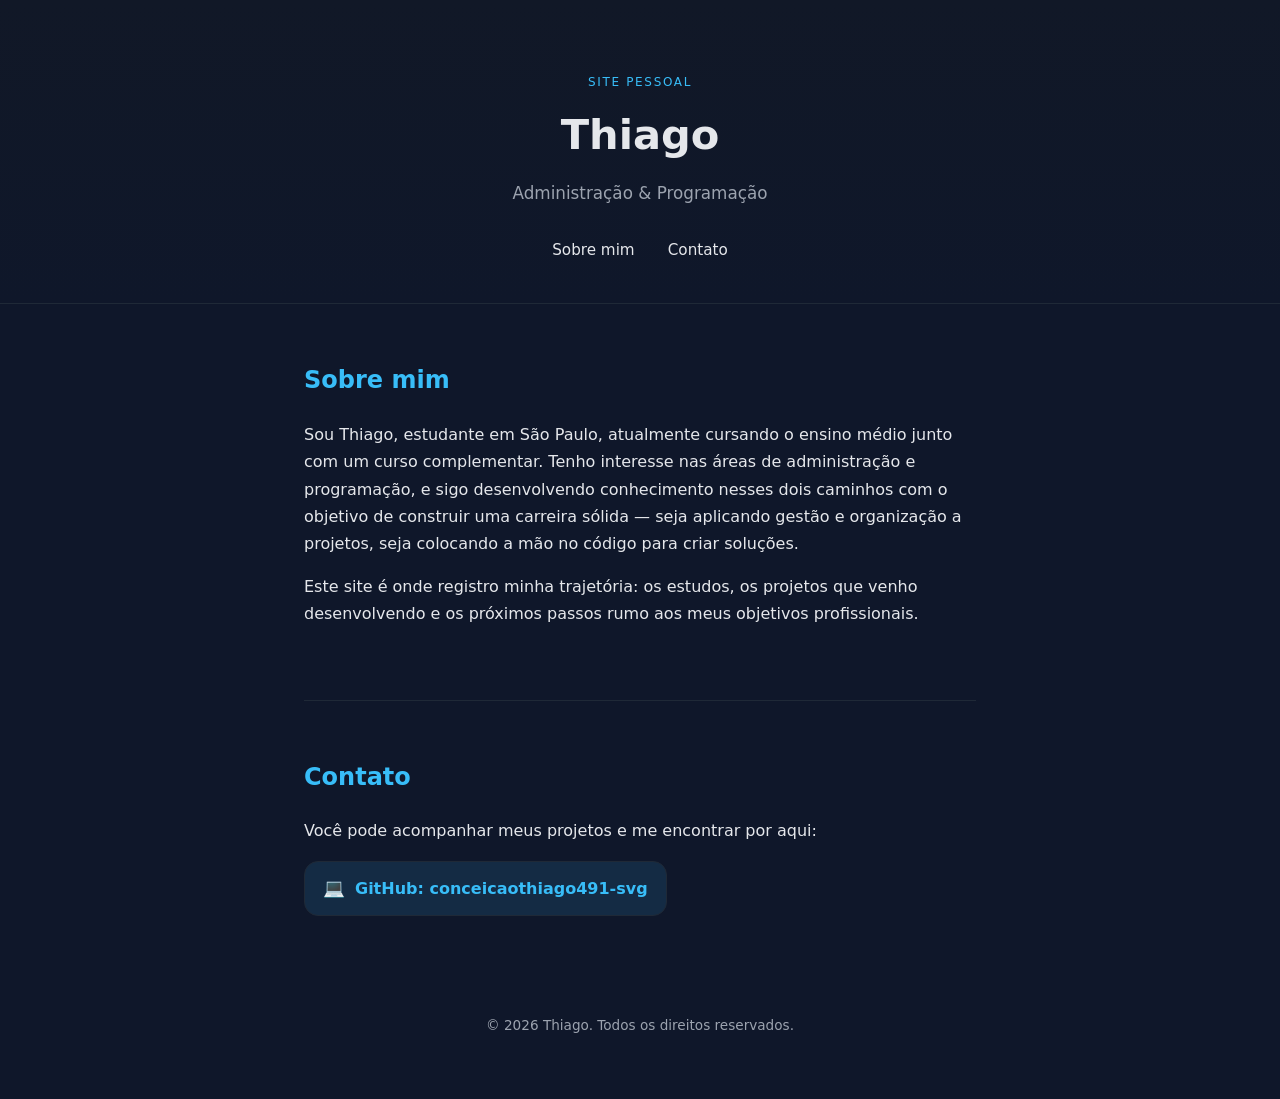
<file: index.html>
<!DOCTYPE html>
<html lang="pt-BR">
<head>
  <meta charset="UTF-8">
  <meta name="viewport" content="width=device-width, initial-scale=1.0">
  <title>Thiago | Site Pessoal</title>
  <link rel="stylesheet" href="style.css">
</head>
<body>

  <header class="hero">
    <div class="container">
      <p class="eyebrow">Site Pessoal</p>
      <h1>Thiago</h1>
      <p class="subtitle">Administração &amp; Programação</p>
      <nav class="nav">
        <a href="#sobre">Sobre mim</a>
        <a href="#contato">Contato</a>
      </nav>
    </div>
  </header>

  <main class="container">

    <section id="sobre" class="section">
      <h2>Sobre mim</h2>
      <p>
        Sou Thiago, estudante em São Paulo, atualmente cursando o ensino médio
        junto com um curso complementar. Tenho interesse nas áreas de
        administração e programação, e sigo desenvolvendo conhecimento nesses
        dois caminhos com o objetivo de construir uma carreira sólida — seja
        aplicando gestão e organização a projetos, seja colocando a mão no
        código para criar soluções.
      </p>
      <p>
        Este site é onde registro minha trajetória: os estudos, os projetos
        que venho desenvolvendo e os próximos passos rumo aos meus objetivos
        profissionais.
      </p>
    </section>

    <section id="contato" class="section">
      <h2>Contato</h2>
      <p>Você pode acompanhar meus projetos e me encontrar por aqui:</p>
      <a class="contact-link" href="https://github.com/conceicaothiago491-svg" target="_blank" rel="noopener noreferrer">
        <span class="icon">&#128187;</span> GitHub: conceicaothiago491-svg
      </a>
    </section>

  </main>

  <footer class="footer">
    <div class="container">
      <p>&copy; <span id="year"></span> Thiago. Todos os direitos reservados.</p>
    </div>
  </footer>

  <script>
    document.getElementById('year').textContent = new Date().getFullYear();
  </script>

</body>
</html>
</file>
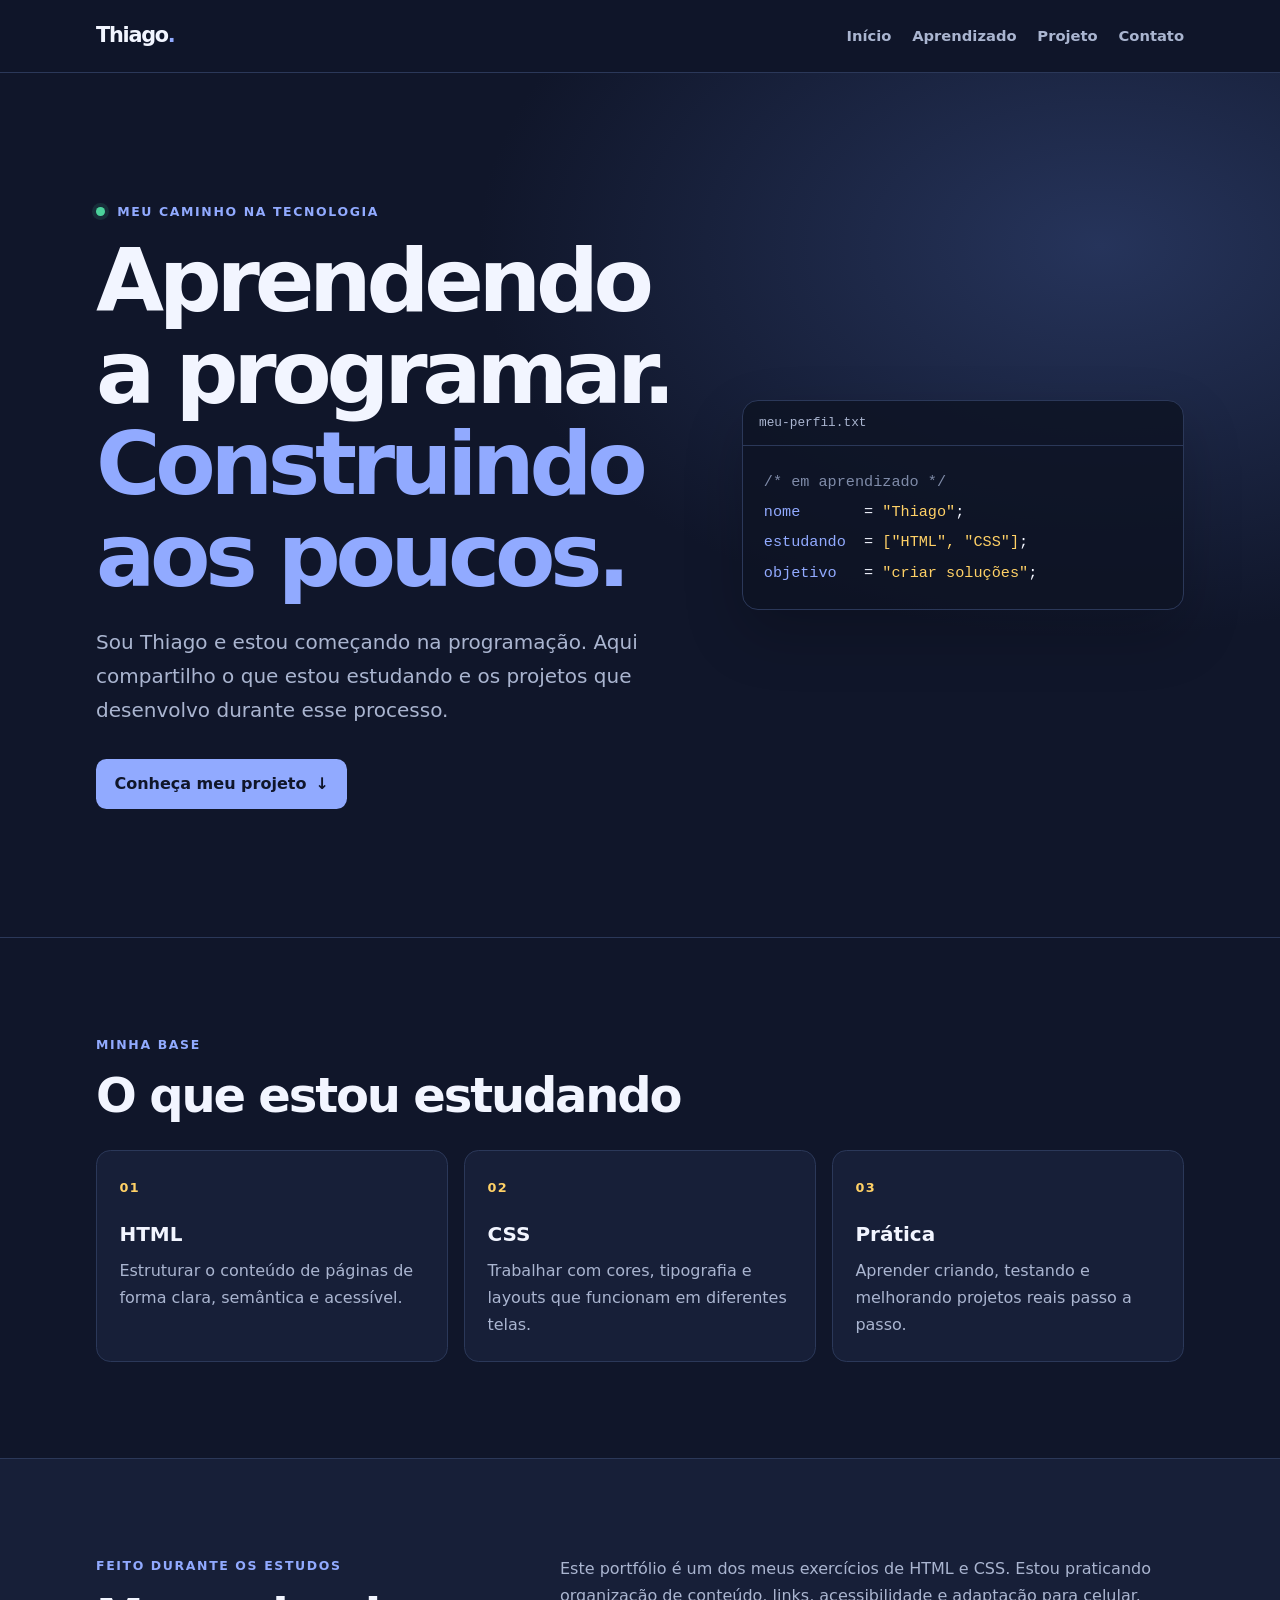
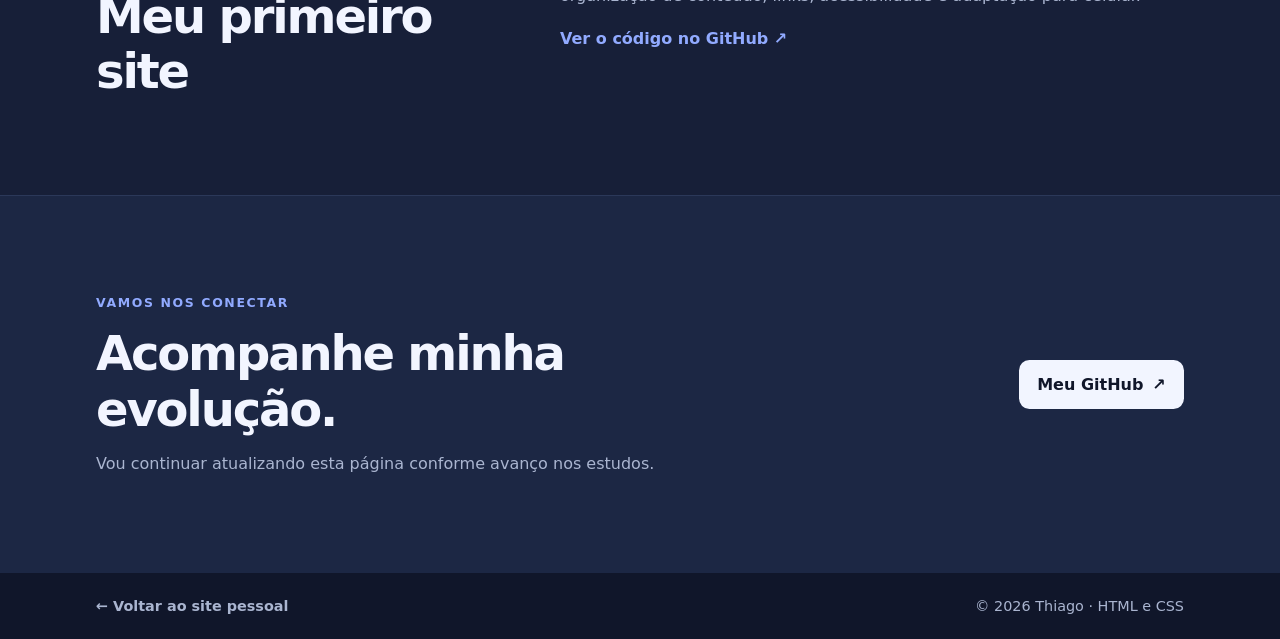
<file: programacao/index.html>
<!doctype html>
<html lang="pt-BR">
<head>
  <meta charset="utf-8">
  <meta name="viewport" content="width=device-width, initial-scale=1">
  <meta name="description" content="Portfólio de programação do Thiago: estudos de HTML, CSS e projetos em desenvolvimento.">
  <meta name="theme-color" content="#10162a">
  <title>Programação | Thiago</title>
  <link rel="stylesheet" href="style.css">
</head>
<body>
  <a class="skip-link" href="#conteudo">Pular para o conteúdo</a>
  <header class="site-header">
    <div class="container header-inner">
      <a class="brand" href="../index.html" aria-label="Voltar ao site pessoal de Thiago">Thiago<span>.</span></a>
      <nav aria-label="Navegação principal">
        <a href="../index.html">Início</a><a href="#aprendizado">Aprendizado</a><a href="#projeto">Projeto</a><a href="#contato">Contato</a>
      </nav>
    </div>
  </header>
  <main id="conteudo">
    <section class="hero" aria-labelledby="titulo-principal">
      <div class="container hero-grid">
        <div>
          <p class="eyebrow"><span class="status" aria-hidden="true"></span> Meu caminho na tecnologia</p>
          <h1 id="titulo-principal">Aprendendo a programar. <span>Construindo aos poucos.</span></h1>
          <p class="intro">Sou Thiago e estou começando na programação. Aqui compartilho o que estou estudando e os projetos que desenvolvo durante esse processo.</p>
          <a class="button" href="#projeto">Conheça meu projeto <span aria-hidden="true">↓</span></a>
        </div>
        <div class="code-card" aria-label="Resumo dos meus estudos">
          <p class="code-caption">meu-perfil.txt</p>
          <pre><code><span class="code-comment">/* em aprendizado */</span>
<span class="code-key">nome</span>       = <span class="code-value">"Thiago"</span>;
<span class="code-key">estudando</span>  = <span class="code-value">["HTML", "CSS"]</span>;
<span class="code-key">objetivo</span>   = <span class="code-value">"criar soluções"</span>;</code></pre>
        </div>
      </div>
    </section>
    <section class="section" id="aprendizado" aria-labelledby="aprendizado-titulo">
      <div class="container">
        <p class="eyebrow">Minha base</p><h2 id="aprendizado-titulo">O que estou estudando</h2>
        <div class="cards">
          <article class="card"><span class="number" aria-hidden="true">01</span><h3>HTML</h3><p>Estruturar o conteúdo de páginas de forma clara, semântica e acessível.</p></article>
          <article class="card"><span class="number" aria-hidden="true">02</span><h3>CSS</h3><p>Trabalhar com cores, tipografia e layouts que funcionam em diferentes telas.</p></article>
          <article class="card"><span class="number" aria-hidden="true">03</span><h3>Prática</h3><p>Aprender criando, testando e melhorando projetos reais passo a passo.</p></article>
        </div>
      </div>
    </section>
    <section class="section section-alt" id="projeto" aria-labelledby="projeto-titulo">
      <div class="container project-layout">
        <div><p class="eyebrow">Feito durante os estudos</p><h2 id="projeto-titulo">Meu primeiro site</h2></div>
        <div class="project-info"><p>Este portfólio é um dos meus exercícios de HTML e CSS. Estou praticando organização de conteúdo, links, acessibilidade e adaptação para celular.</p><a class="text-link" href="https://github.com/conceicaothiago491-svg/Thiago" target="_blank" rel="noopener noreferrer">Ver o código no GitHub <span aria-hidden="true">↗</span></a></div>
      </div>
    </section>
    <section class="section contact" id="contato" aria-labelledby="contato-titulo">
      <div class="container contact-inner"><div><p class="eyebrow">Vamos nos conectar</p><h2 id="contato-titulo">Acompanhe minha evolução.</h2><p>Vou continuar atualizando esta página conforme avanço nos estudos.</p></div><a class="button button-light" href="https://github.com/conceicaothiago491-svg" target="_blank" rel="noopener noreferrer">Meu GitHub <span aria-hidden="true">↗</span></a></div>
    </section>
  </main>
  <footer class="footer"><div class="container footer-inner"><a href="../index.html">← Voltar ao site pessoal</a><p>© <span id="year">2026</span> Thiago · HTML e CSS</p></div></footer>
  <script>document.getElementById('year').textContent = new Date().getFullYear();</script>
</body>
</html>
</file>
<file: style.css>
:root {
  --bg: #0f172a;
  --bg-alt: #111827;
  --text: #e5e7eb;
  --text-muted: #9ca3af;
  --accent: #38bdf8;
  --accent-soft: rgba(56, 189, 248, 0.12);
  --border: #1f2937;
  --radius: 14px;
}

* {
  box-sizing: border-box;
}

body {
  margin: 0;
  font-family: 'Segoe UI', system-ui, -apple-system, sans-serif;
  background: var(--bg);
  color: var(--text);
  line-height: 1.7;
}

.container {
  max-width: 720px;
  margin: 0 auto;
  padding: 0 24px;
}

/* Hero */
.hero {
  background: linear-gradient(180deg, var(--bg-alt), var(--bg));
  border-bottom: 1px solid var(--border);
  padding: 72px 0 40px;
  text-align: center;
}

.eyebrow {
  text-transform: uppercase;
  letter-spacing: 0.14em;
  font-size: 0.75rem;
  color: var(--accent);
  margin: 0 0 8px;
}

.hero h1 {
  font-size: 2.6rem;
  margin: 0;
  font-weight: 700;
}

.subtitle {
  color: var(--text-muted);
  margin: 8px 0 28px;
  font-size: 1.05rem;
}

.nav a {
  color: var(--text);
  text-decoration: none;
  margin: 0 14px;
  font-size: 0.95rem;
  border-bottom: 1px solid transparent;
  padding-bottom: 2px;
  transition: border-color 0.2s ease, color 0.2s ease;
}

.nav a:hover {
  color: var(--accent);
  border-color: var(--accent);
}

/* Sections */
.section {
  padding: 56px 0;
  border-bottom: 1px solid var(--border);
}

.section:last-of-type {
  border-bottom: none;
}

.section h2 {
  font-size: 1.5rem;
  margin: 0 0 20px;
  color: var(--accent);
}

.section p {
  color: var(--text);
  margin: 0 0 16px;
}

.contact-link {
  display: inline-flex;
  align-items: center;
  gap: 10px;
  background: var(--accent-soft);
  color: var(--accent);
  text-decoration: none;
  padding: 12px 18px;
  border-radius: var(--radius);
  border: 1px solid var(--border);
  font-weight: 600;
  transition: transform 0.2s ease, background 0.2s ease;
}

.contact-link:hover {
  transform: translateY(-2px);
  background: rgba(56, 189, 248, 0.2);
}

.icon {
  font-size: 1.1rem;
}

/* Footer */
.footer {
  padding: 28px 0 48px;
  text-align: center;
  color: var(--text-muted);
  font-size: 0.85rem;
}
</file>
<file: programacao/style.css>
:root{color-scheme:dark;--bg:#10162a;--surface:#171f38;--surface-2:#1c2744;--text:#f2f5ff;--muted:#aab5d0;--line:#2b3859;--accent:#91aaff;--accent-strong:#b7c6ff;--highlight:#ffd166;font-family:"Segoe UI",system-ui,-apple-system,BlinkMacSystemFont,sans-serif;font-synthesis:none;text-rendering:optimizeLegibility}*{box-sizing:border-box}html{scroll-behavior:smooth;scroll-padding-top:5rem}body{margin:0;background:var(--bg);color:var(--text);line-height:1.7}a{color:inherit}a:focus-visible{outline:3px solid var(--highlight);outline-offset:4px;border-radius:4px}.container{width:min(100% - 2.5rem,68rem);margin-inline:auto}.skip-link{position:absolute;top:.75rem;left:.75rem;z-index:5;transform:translateY(-160%);padding:.65rem 1rem;border-radius:.5rem;background:var(--text);color:var(--bg)}.skip-link:focus{transform:translateY(0)}.site-header{position:sticky;top:0;z-index:4;border-bottom:1px solid var(--line);background:rgb(16 22 42 / 92%);backdrop-filter:blur(12px)}.header-inner{min-height:4.5rem;display:flex;align-items:center;justify-content:space-between;gap:1rem}.brand{color:var(--text);font-size:1.3rem;font-weight:800;letter-spacing:-.06em;text-decoration:none}.brand span{color:var(--accent)}nav{display:flex;flex-wrap:wrap;gap:.4rem 1.3rem}nav a{color:var(--muted);font-size:.92rem;font-weight:600;text-decoration:none}nav a:hover,.footer a:hover{color:var(--accent-strong)}.hero{position:relative;overflow:hidden;padding:clamp(4.5rem,10vw,8rem) 0;background:radial-gradient(ellipse at 86% 20%,#26345b 0,transparent 40%),var(--bg)}.hero-grid{display:grid;grid-template-columns:1.15fr .85fr;align-items:center;gap:3rem}.eyebrow{margin:0 0 .8rem;color:var(--accent);font-size:.78rem;font-weight:800;letter-spacing:.13em;text-transform:uppercase}.status{display:inline-block;width:.55rem;height:.55rem;margin-right:.4rem;border-radius:50%;background:#4bd29b;box-shadow:0 0 0 4px rgb(75 210 155 / 13%)}h1,h2,h3,p{overflow-wrap:anywhere}h1{max-width:13ch;margin:0;font-size:clamp(2.8rem,7vw,5.5rem);line-height:1.04;letter-spacing:-.06em}h1 span{color:var(--accent)}.intro{max-width:39rem;margin:1.5rem 0 2rem;color:var(--muted);font-size:clamp(1.05rem,2.3vw,1.25rem)}.button{display:inline-flex;min-height:3rem;align-items:center;justify-content:center;gap:.55rem;padding:.7rem 1.15rem;border-radius:.65rem;background:var(--accent);color:#10162a;font-weight:750;text-decoration:none;transition:transform .18s ease,background .18s ease}.button:hover{transform:translateY(-2px);background:var(--accent-strong)}.code-card{overflow:hidden;border:1px solid var(--line);border-radius:1rem;background:rgb(14 19 36 / 85%);box-shadow:0 24px 60px rgb(0 0 0 / 20%)}.code-caption{margin:0;padding:.7rem 1rem;border-bottom:1px solid var(--line);color:var(--muted);font-family:ui-monospace,SFMono-Regular,Consolas,monospace;font-size:.8rem}pre{overflow-x:auto;margin:0;padding:1.3rem;font-size:clamp(.78rem,1.5vw,.95rem);line-height:2}code{font-family:ui-monospace,SFMono-Regular,Consolas,monospace}.code-comment{color:#7f8ba8}.code-key{color:var(--accent)}.code-value{color:var(--highlight)}.section{padding:clamp(4rem,8vw,6rem) 0;border-top:1px solid var(--line)}h2{max-width:20ch;margin:0 0 1.7rem;font-size:clamp(2rem,4vw,3rem);line-height:1.15;letter-spacing:-.045em}.cards{display:grid;grid-template-columns:repeat(3,minmax(0,1fr));gap:1rem}.card{min-height:13rem;padding:1.4rem;border:1px solid var(--line);border-radius:.9rem;background:var(--surface)}.number{color:var(--highlight);font-size:.8rem;font-weight:800;letter-spacing:.12em}.card h3{margin:1rem 0 .4rem;font-size:1.25rem}.card p,.project-info p,.contact-inner>div>p:last-child{margin:0;color:var(--muted)}.section-alt{background:var(--surface)}.project-layout{display:grid;grid-template-columns:.8fr 1.2fr;gap:3rem}.project-layout h2{margin-bottom:0}.project-info p{margin-bottom:1rem}.text-link{color:var(--accent);font-weight:700;text-decoration:none}.text-link:hover{color:var(--accent-strong)}.contact{background:var(--surface-2)}.contact-inner{display:flex;align-items:center;justify-content:space-between;gap:2rem}.contact-inner h2{margin-bottom:.8rem}.button-light{flex-shrink:0;background:var(--text)}.button-light:hover{background:#fff}.footer{padding:1.3rem 0;color:var(--muted);font-size:.9rem}.footer-inner{display:flex;justify-content:space-between;gap:1rem}.footer-inner p{margin:0}.footer a{font-weight:600;text-decoration:none}@media(max-width:48rem){.header-inner{align-items:flex-start;flex-direction:column;justify-content:center;padding-block:.8rem}.hero-grid,.project-layout{grid-template-columns:1fr;gap:2rem}.cards{grid-template-columns:1fr}.card{min-height:auto}.contact-inner{align-items:flex-start;flex-direction:column}}@media(max-width:30rem){.container{width:min(100% - 2rem,68rem)}.hero{padding-block:4rem}.hero-actions,.contact-inner>.button{width:100%}.footer-inner{flex-direction:column;gap:.4rem}}@media(prefers-reduced-motion:reduce){*,*::before,*::after{scroll-behavior:auto!important;transition-duration:.01ms!important}}
</file>
